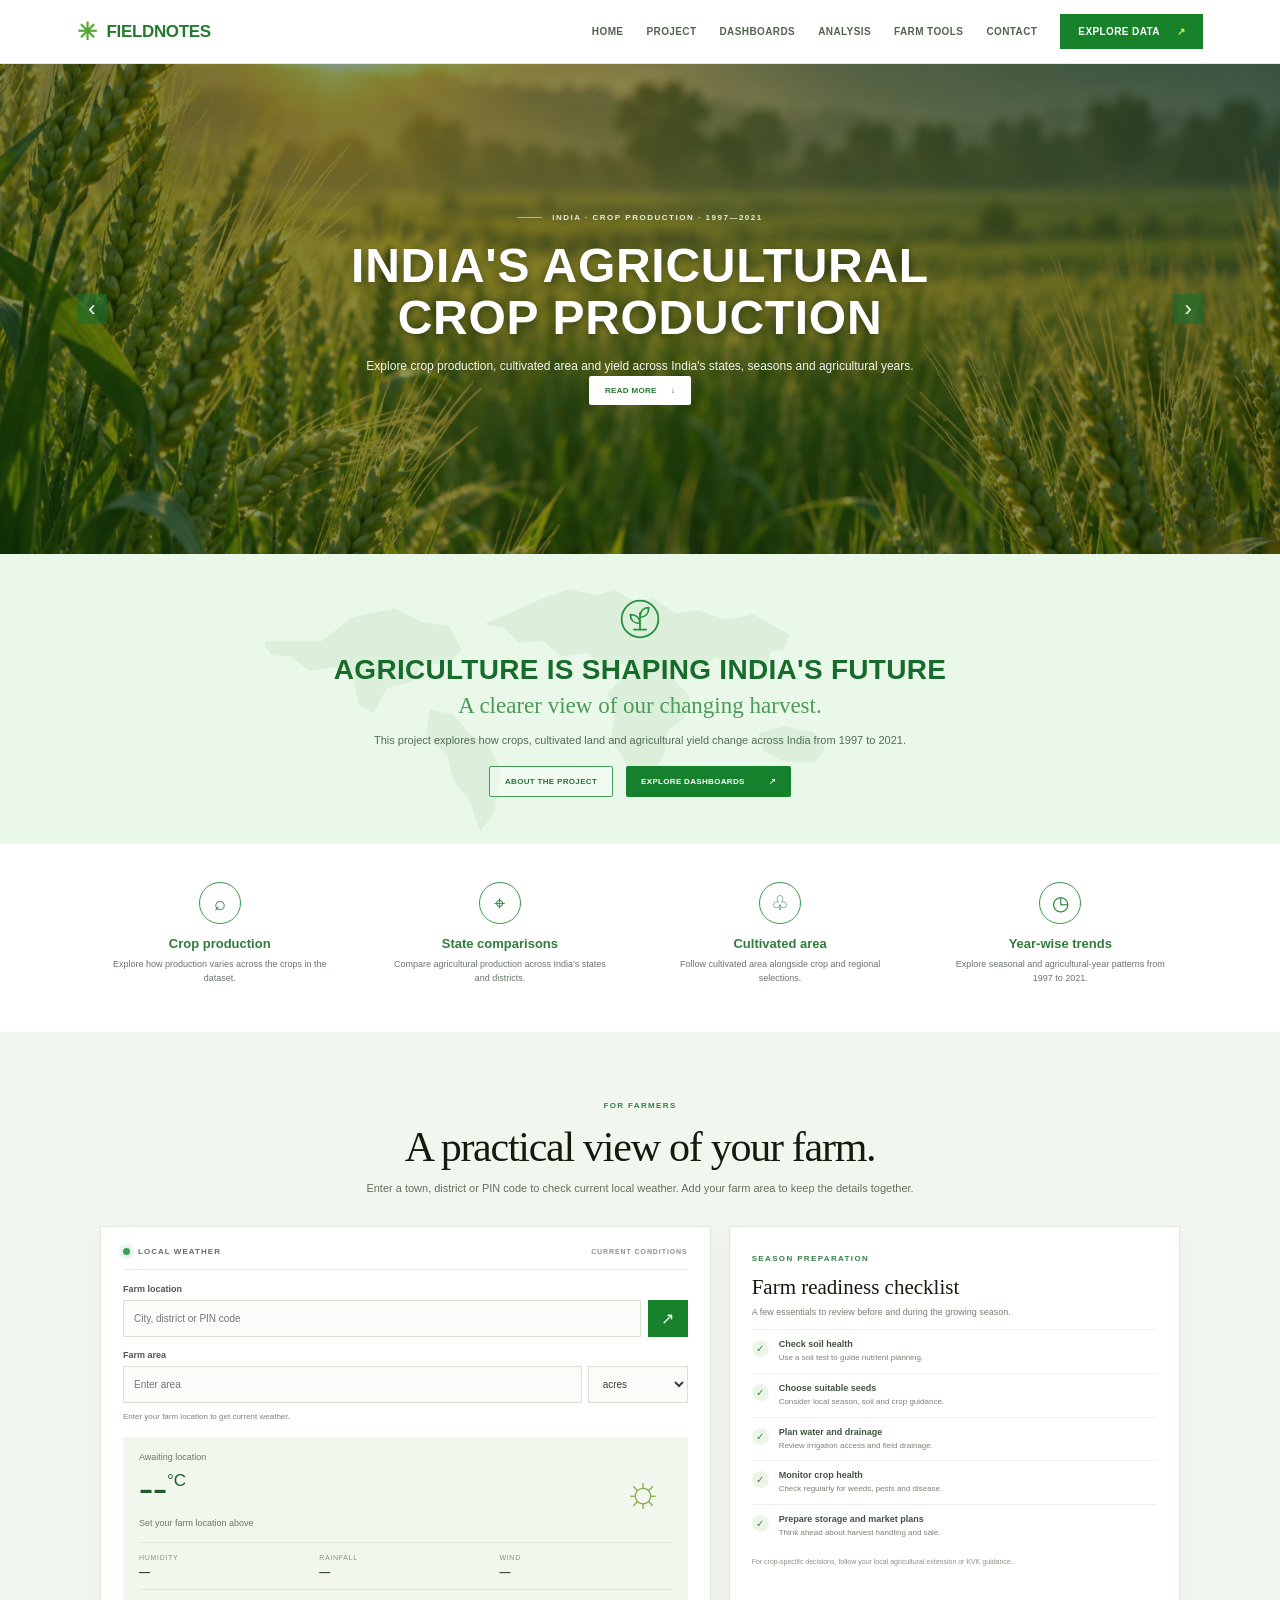
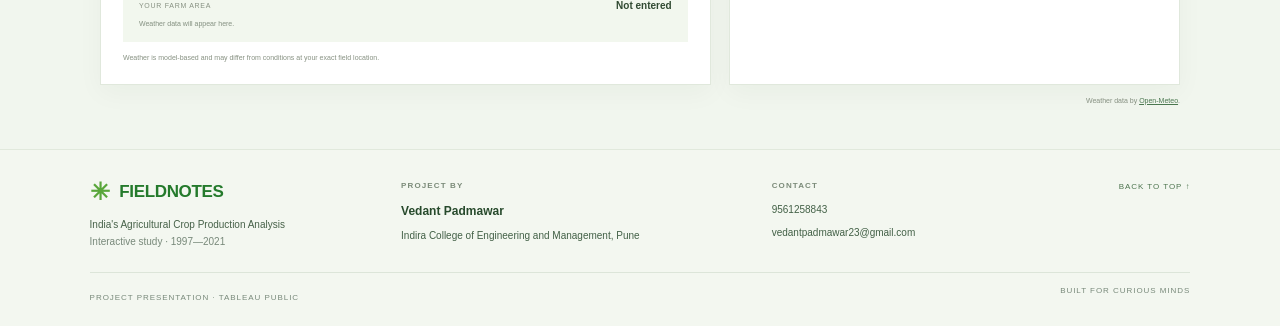
<file: index.html>
<!doctype html>
<html lang="en">
<head>
  <meta charset="utf-8">
  <meta name="viewport" content="width=device-width, initial-scale=1">
  <meta name="theme-color" content="#f4f3e9">
  <meta name="description" content="Explore India's agricultural crop production from 1997 to 2021 through an interactive Tableau dashboard.">
  <title>India Harvest — Crop Production Analysis</title>
  <link rel="preconnect" href="https://fonts.googleapis.com">
  <link rel="preconnect" href="https://fonts.gstatic.com" crossorigin>
  <link href="https://fonts.googleapis.com/css2?family=DM+Sans:wght@400;500;600;700&family=Playfair+Display:wght@500;600;700&display=swap" rel="stylesheet">
  <link rel="stylesheet" href="styles.css">
  <script src="script.js" defer></script>
</head>
<body>
  <header class="site-header">
    <a class="brand" href="#home" aria-label="India Harvest home"><span class="brand-mark">✳</span><span>FIELDNOTES <small>AGRICULTURE / INDIA</small></span></a>
    <button class="menu-toggle" aria-label="Open navigation" aria-expanded="false"><span></span><span></span></button>
    <nav class="nav-links" aria-label="Main navigation">
      <a href="#home">Home</a><a href="#mission">Project</a><a href="dashboard.html">Dashboards</a><a href="#highlights">Analysis</a><a href="#farm-tools">Farm tools</a><a href="#contact">Contact</a><a class="nav-cta" href="dashboard.html">Explore data <span>↗</span></a>
    </nav>
  </header>

  <main>
    <section class="hero" id="home">
      <div class="hero-copy" data-reveal="hero">
        <div class="hero-eyebrow"><span></span> INDIA · CROP PRODUCTION · 1997—2021</div>
        <h1>INDIA'S AGRICULTURAL<br>CROP PRODUCTION</h1>
        <p class="hero-lede">Explore crop production, cultivated area and yield across India's states, seasons and agricultural years.</p>
        <a class="button hero-read-more" href="#mission">READ MORE <span>↓</span></a>
      </div>
      <a class="hero-arrow hero-arrow-left" href="#mission" aria-label="Explore the project">‹</a>
      <a class="hero-arrow hero-arrow-right" href="dashboard.html" aria-label="Open dashboards">›</a>
    </section>

    <section class="mission" id="mission">
      <svg class="world-map" viewBox="0 0 1000 360" aria-hidden="true"><path d="M75 96 116 64l56-12 37 18 36 5 17 31-16 19-35 2-17 23-31 8-18 33-20-10-7-34-25-17-34 5-24-19-26-2-14-18Zm145 91 31 6 20 25 27 16 17 36-10 55-18 24-14-40-22-28-8-34-29-24Zm145-146 41-15 36 9 24-8 25 15 26-4 31 21 29-5 38 13 36-7 48 27-8 21-35 1-16 17-40-9-19 17-34-5-15 22-37-5-17-20-25 4-24-19-34 5-24-21-32 3-20-20-27-5Zm111 105 30-10 36 8 24 24-8 31-21 16-5 34-23 35-17 1-12-29-18-29 5-37-11-24Zm182 72 34-9 39 8 16 22-15 19-39-2-28-14Zm-15-116 17-9 15 11-5 23-16 4-12-14Z"/></svg>
      <div class="mission-inner" data-reveal>
        <div class="mission-symbol" aria-hidden="true"><svg viewBox="0 0 48 48" fill="none"><circle cx="24" cy="24" r="21"/><path d="M24 36V17m0 12c-7 0-11-4-11-10 7 0 11 4 11 10Zm0-7c0-7 4-11 10-11 0 7-4 11-10 11Zm-7 14h14"/></svg></div>
        <h2>AGRICULTURE IS SHAPING INDIA'S FUTURE</h2>
        <p class="mission-subtitle">A clearer view of our changing harvest.</p>
        <p class="mission-copy">This project explores how crops, cultivated land and agricultural yield change across India from 1997 to 2021.</p>
        <div class="mission-actions"><a class="button button-outline" href="#highlights">ABOUT THE PROJECT</a><a class="button button-green" href="dashboard.html">EXPLORE DASHBOARDS <span>↗</span></a></div>
      </div>
    </section>

    <section class="highlights" id="highlights" aria-label="Project analysis areas">
      <article class="highlight" data-reveal><span class="highlight-icon" aria-hidden="true">⌕</span><h3>Crop production</h3><p>Explore how production varies across the crops in the dataset.</p></article>
      <article class="highlight" data-reveal><span class="highlight-icon" aria-hidden="true">⌖</span><h3>State comparisons</h3><p>Compare agricultural production across India's states and districts.</p></article>
      <article class="highlight" data-reveal><span class="highlight-icon" aria-hidden="true">♧</span><h3>Cultivated area</h3><p>Follow cultivated area alongside crop and regional selections.</p></article>
      <article class="highlight" data-reveal><span class="highlight-icon" aria-hidden="true">◷</span><h3>Year-wise trends</h3><p>Explore seasonal and agricultural-year patterns from 1997 to 2021.</p></article>
    </section>

    <section class="farm-tools" id="farm-tools">
      <div class="farm-tools-heading" data-reveal><span class="farm-kicker">FOR FARMERS</span><h2>A practical view of your farm.</h2><p>Enter a town, district or PIN code to check current local weather. Add your farm area to keep the details together.</p></div>
      <div class="farm-tools-grid">
        <div class="farm-weather-card" data-reveal>
          <div class="weather-card-top"><div><span class="live-dot"></span><span class="weather-label">LOCAL WEATHER</span></div><span class="weather-provider">CURRENT CONDITIONS</span></div>
          <form id="farmWeatherForm" class="farm-weather-form">
            <label for="farmLocation">Farm location</label>
            <div class="location-input-row"><input id="farmLocation" name="location" type="search" placeholder="City, district or PIN code" autocomplete="address-level2" required><button type="submit" aria-label="Get current weather">↗</button></div>
            <div class="area-input-row"><label for="farmArea">Farm area</label><div class="area-control"><input id="farmArea" name="area" type="number" min="0" step="0.01" placeholder="Enter area"><select id="farmAreaUnit" aria-label="Farm area unit"><option value="acres">acres</option><option value="hectares">hectares</option></select></div></div>
            <p class="form-hint" id="weatherStatus" aria-live="polite">Enter your farm location to get current weather.</p>
          </form>
          <div class="weather-result" id="weatherResult" aria-live="polite">
            <div class="weather-main"><div><span class="weather-condition" id="weatherCondition">Awaiting location</span><strong class="temperature" id="weatherTemperature">--<sup>°C</sup></strong><span class="weather-place" id="weatherPlace">Set your farm location above</span></div><div class="weather-sun">☼</div></div>
            <div class="weather-metrics"><div><span>HUMIDITY</span><strong id="weatherHumidity">—</strong></div><div><span>RAINFALL</span><strong id="weatherRain">—</strong></div><div><span>WIND</span><strong id="weatherWind">—</strong></div></div>
            <div class="weather-area"><span>YOUR FARM AREA</span><strong id="farmAreaDisplay">Not entered</strong></div>
            <small class="weather-updated" id="weatherUpdated">Weather data will appear here.</small>
          </div>
          <p class="weather-note">Weather is model-based and may differ from conditions at your exact field location.</p>
        </div>
        <div class="farm-checklist" data-reveal>
          <span class="farm-kicker">SEASON PREPARATION</span><h3>Farm readiness checklist</h3><p class="checklist-intro">A few essentials to review before and during the growing season.</p>
          <ul>
            <li><span class="check-icon">✓</span><span><strong>Check soil health</strong><small>Use a soil test to guide nutrient planning.</small></span></li>
            <li><span class="check-icon">✓</span><span><strong>Choose suitable seeds</strong><small>Consider local season, soil and crop guidance.</small></span></li>
            <li><span class="check-icon">✓</span><span><strong>Plan water and drainage</strong><small>Review irrigation access and field drainage.</small></span></li>
            <li><span class="check-icon">✓</span><span><strong>Monitor crop health</strong><small>Check regularly for weeds, pests and disease.</small></span></li>
            <li><span class="check-icon">✓</span><span><strong>Prepare storage and market plans</strong><small>Think ahead about harvest handling and sale.</small></span></li>
          </ul>
          <p class="checklist-note">For crop-specific decisions, follow your local agricultural extension or KVK guidance.</p>
        </div>
      </div>
      <p class="weather-credit">Weather data by <a href="https://open-meteo.com/" target="_blank" rel="noopener">Open-Meteo</a>.</p>
    </section>
  </main>

  <footer class="site-footer" id="contact">
    <div class="footer-details">
      <div class="footer-project"><a class="brand footer-brand" href="#home"><span class="brand-mark">✳</span><span>FIELDNOTES</span></a><p>India's Agricultural Crop Production Analysis<br><span>Interactive study · 1997—2021</span></p></div>
      <div class="footer-column"><span class="footer-label">PROJECT BY</span><strong>Vedant Padmawar</strong><span>Indira College of Engineering and Management, Pune</span></div>
      <div class="footer-column"><span class="footer-label">CONTACT</span><a href="tel:+919561258843">9561258843</a><a href="mailto:vedantpadmawar23@gmail.com">vedantpadmawar23@gmail.com</a></div>
      <a href="#home" class="back-top">BACK TO TOP ↑</a>
    </div>
    <div class="footer-rule"></div><small>PROJECT PRESENTATION · TABLEAU PUBLIC</small><small class="footer-right">BUILT FOR CURIOUS MINDS</small>
  </footer>
</body>
</html>
</file>
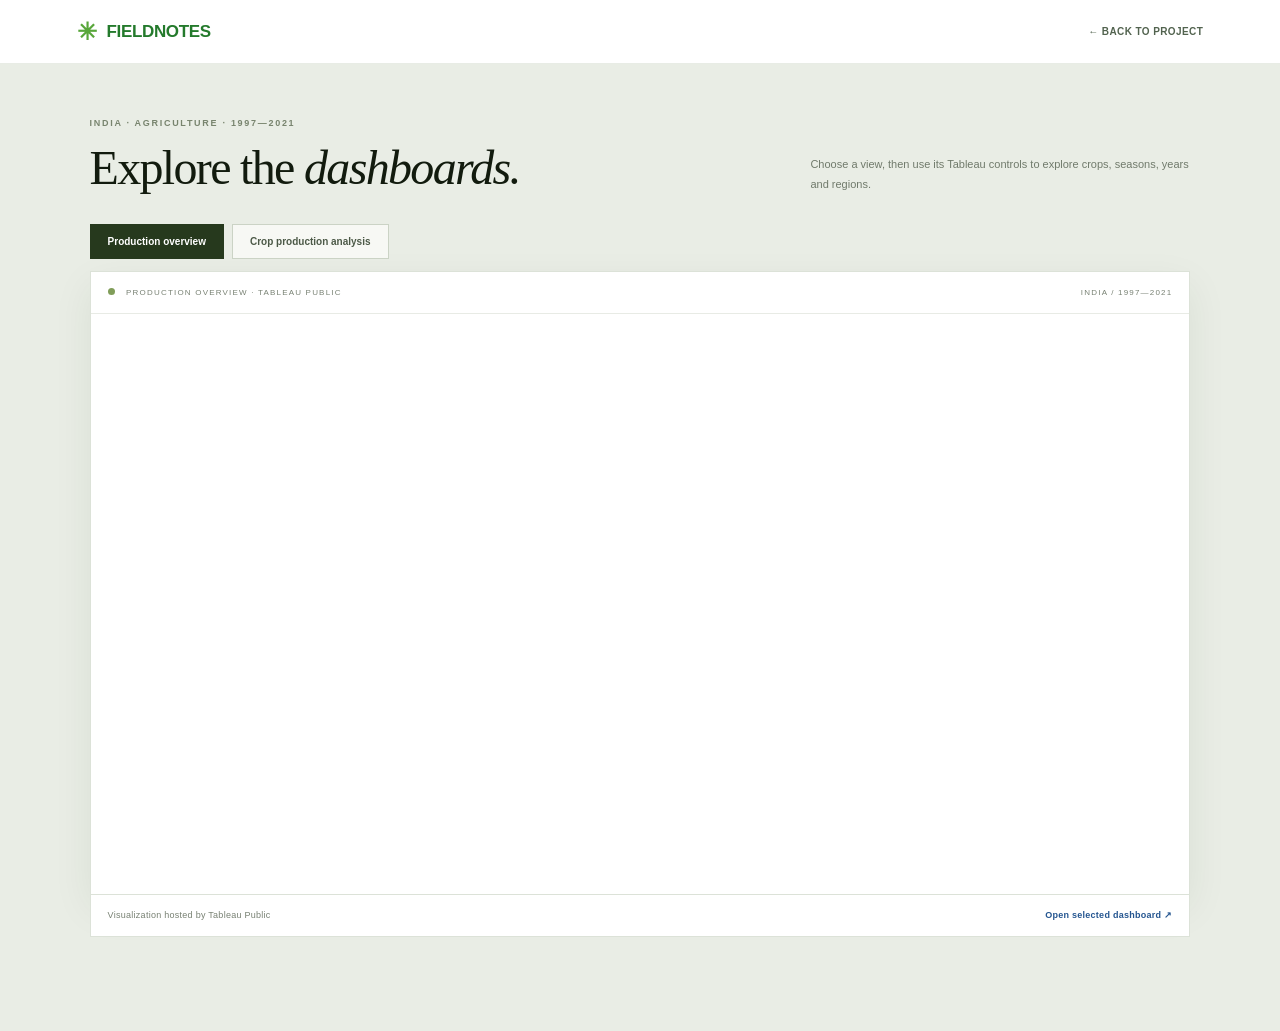
<file: dashboard.html>
<!doctype html>
<html lang="en">
<head>
  <meta charset="utf-8">
  <meta name="viewport" content="width=device-width, initial-scale=1">
  <meta name="theme-color" content="#f5f5f0">
  <meta name="description" content="Explore two interactive Tableau dashboards for India's Agricultural Crop Production Analysis, 1997–2021.">
  <title>Agriculture Dashboards — India Crop Production</title>
  <link rel="stylesheet" href="styles.css">
  <script type="module" src="https://public.tableau.com/javascripts/api/tableau.embedding.3.latest.min.js"></script>
  <script src="script.js" defer></script>
</head>
<body class="dashboard-page">
  <header class="site-header">
    <a class="brand" href="index.html" aria-label="Back to project home"><span class="brand-mark">✳</span><span>FIELDNOTES <small>AGRICULTURE / INDIA</small></span></a>
    <nav class="nav-links" aria-label="Dashboard navigation"><a href="index.html">← Back to project</a></nav>
  </header>
  <main>
    <section class="dashboard-section standalone-dashboard">
      <div class="dashboard-heading"><div><div class="section-kicker">INDIA · AGRICULTURE · 1997—2021</div><h1>Explore the <em>dashboards.</em></h1></div><p>Choose a view, then use its Tableau controls to explore crops, seasons, years and regions.</p></div>
      <div class="dashboard-tabs" role="tablist" aria-label="Agricultural dashboards">
        <button class="dashboard-tab active" id="tab-production" type="button" role="tab" aria-selected="true" aria-controls="panel-production" data-dashboard-tab="panel-production">Production overview</button>
        <button class="dashboard-tab" id="tab-analysis" type="button" role="tab" aria-selected="false" aria-controls="panel-analysis" data-dashboard-tab="panel-analysis">Crop production analysis</button>
      </div>
      <div class="dashboard-frame">
        <section class="dashboard-panel active" id="panel-production" role="tabpanel" aria-labelledby="tab-production">
          <div class="dashboard-topline"><span><i></i> PRODUCTION OVERVIEW · TABLEAU PUBLIC</span><span>INDIA / 1997—2021</span></div>
          <div class="viz-wrap">
            <div class="viz-placeholder" id="placeholder-production" hidden><div class="placeholder-icon">↗</div><h2>Dashboard unavailable</h2><p>The embedded visualization could not be loaded. You can open it directly on Tableau Public.</p><a class="tableau-fallback" href="https://public.tableau.com/views/Agricultural_Crop_Production_Backup/Dashboard1?:showVizHome=no" target="_blank" rel="noopener">Open dashboard on Tableau <span>↗</span></a></div>
            <tableau-viz id="viz-production" src="https://public.tableau.com/views/Agricultural_Crop_Production_Backup/Dashboard1?:showVizHome=no" toolbar="bottom" hide-tabs width="100%" height="850"></tableau-viz>
          </div>
        </section>
        <section class="dashboard-panel" id="panel-analysis" role="tabpanel" aria-labelledby="tab-analysis" hidden>
          <div class="dashboard-topline"><span><i></i> CROP PRODUCTION ANALYSIS · TABLEAU PUBLIC</span><span>INDIA / 1997—2021</span></div>
          <div class="viz-wrap">
            <div class="viz-placeholder" id="placeholder-analysis" hidden><div class="placeholder-icon">↗</div><h2>Dashboard unavailable</h2><p>The embedded visualization could not be loaded. You can open it directly on Tableau Public.</p><a class="tableau-fallback" href="https://public.tableau.com/views/IndiasAgriculturalCropProductionAnalysis_Dashboard/Dashboard1?:showVizHome=no" target="_blank" rel="noopener">Open dashboard on Tableau <span>↗</span></a></div>
            <tableau-viz id="viz-analysis" data-src="https://public.tableau.com/views/IndiasAgriculturalCropProductionAnalysis_Dashboard/Dashboard1?:showVizHome=no" toolbar="bottom" hide-tabs width="100%" height="850"></tableau-viz>
          </div>
        </section>
      </div>
      <div class="dashboard-bottom dashboard-frame-bottom"><span>Visualization hosted by Tableau Public</span><a id="openTableau" href="https://public.tableau.com/views/Agricultural_Crop_Production_Backup/Dashboard1?:showVizHome=no" target="_blank" rel="noopener">Open selected dashboard ↗</a></div>
    </section>
  </main>
</body>
</html>
</file>
<file: styles.css>
:root{--forest:#121b0e;--forest-2:#26391d;--olive:#809d59;--blue:#245590;--blue-2:#3e648a;--cream:#f5f5f0;--paper:#fff;--ink:#20291e;--muted:#697267;--line:#dfe3da;--sans:Arial,Helvetica,sans-serif;--serif:Georgia,"Times New Roman",serif}*{box-sizing:border-box}html{scroll-behavior:smooth;scroll-padding-top:78px}body{margin:0;color:var(--ink);background:var(--cream);font-family:var(--sans);-webkit-font-smoothing:antialiased}a{color:inherit;text-decoration:none}.site-header{height:76px;padding:0 7%;display:flex;align-items:center;justify-content:space-between;background:#f8f9f5;color:var(--forest);position:sticky;top:0;z-index:10;border-bottom:1px solid #e4e7df}.brand{display:flex;gap:10px;align-items:center;font-size:14px;line-height:1;font-weight:700;letter-spacing:.12em}.brand-mark{font-size:24px;color:var(--olive)}.brand small{display:block;font-size:8px;letter-spacing:.18em;color:#858d7f;margin-top:7px;font-weight:600}.nav-links{height:100%;display:flex;align-items:center;gap:30px}.nav-links>a{font-size:12px;font-weight:600;color:#4e5b49}.nav-links>a:hover{color:var(--olive)}.nav-links .nav-cta{padding:12px 16px;border:1px solid #b8c1b0;color:var(--forest)}.nav-cta span{padding-left:14px;color:var(--olive)}.menu-toggle{display:none}.hero{min-height:535px;display:flex;align-items:center;padding:72px 11%;color:#fff;background:linear-gradient(90deg,rgba(11,22,9,.88) 0%,rgba(11,22,9,.72) 43%,rgba(11,22,9,.12) 100%),url("field-hero.png") center 49%/cover no-repeat}.hero-copy{max-width:610px}.hero-eyebrow,.section-kicker{font-size:9px;font-weight:700;letter-spacing:.19em}.hero-eyebrow{display:flex;gap:10px;align-items:center;color:#d0d7c8}.hero-eyebrow span{width:25px;border-top:1px solid #a6bb86}.hero h1{font:500 clamp(43px,5.8vw,73px)/1.04 var(--serif);letter-spacing:-.045em;margin:29px 0 20px;text-shadow:0 2px 14px #0005}.hero h1 em{font-weight:400;color:#c2d09f}.hero-lede{max-width:480px;margin:0;color:#e1e7db;font-size:14px;line-height:1.8}.hero-actions{display:flex;align-items:center;gap:27px;margin-top:29px}.button{display:inline-flex;justify-content:center;align-items:center;gap:24px;padding:15px 18px;border-radius:2px;font-size:10px;font-weight:700;letter-spacing:.04em;transition:background .2s,transform .2s}.button:hover{transform:translateY(-2px)}.button-light{background:#f6f7f1;color:var(--forest)}.button-light:hover{background:#dce5d1}.hero-secondary{font-size:10px;font-weight:700;letter-spacing:.04em;color:#f4f5f0;border-bottom:1px solid #ffffff75;padding-bottom:7px}.hero-secondary span{margin-left:10px;color:#c2d09f}.proof-strip{background:var(--forest);color:white;padding:24px 11%;display:grid;grid-template-columns:repeat(3,1fr);gap:30px}.proof-strip>div{display:flex;flex-direction:column;gap:6px;padding-left:25px;border-left:1px solid #ffffff35}.proof-strip>div:first-child{padding-left:0;border:0}.proof-strip strong{font:500 19px var(--serif);color:#f4f5ed}.proof-strip span{font-size:8px;letter-spacing:.17em;color:#bac5af}.section-pad{padding:94px 9%}.about{background:#f4f5f0}.about-intro{max-width:680px;margin:0 auto 38px;text-align:center}.section-kicker{color:#78846e}.section-kicker span{color:var(--blue-2);margin-left:8px}.about-intro h2{font:500 clamp(33px,4.2vw,49px)/1.13 var(--serif);letter-spacing:-.04em;margin:16px 0;color:var(--forest)}.about-intro>p{font-size:13px;line-height:1.8;color:#697267;margin:0}.about-cards{max-width:1060px;margin:0 auto;display:grid;grid-template-columns:repeat(3,minmax(0,1fr));gap:17px}.about-card{position:relative;background:white;border:1px solid #e6e9e1;padding:24px 23px 22px;min-height:220px;box-shadow:0 10px 30px #17201208}.card-symbol{display:inline-grid;place-items:center;width:36px;height:36px;background:#eef2e8;color:var(--olive);font-size:18px;margin-bottom:19px}.card-label{float:right;font-size:8px;letter-spacing:.12em;color:#9aa292;padding-top:12px}.about-card h3{font:500 20px var(--serif);color:var(--forest);margin:0 0 10px}.about-card p{font-size:11px;line-height:1.75;color:#747c70;margin:0 0 16px}.about-card>a{font-size:9px;font-weight:700;color:var(--blue)}.about-card>a span{margin-left:7px}.dashboard-section{padding:82px 7% 94px;background:#e9ede5}.dashboard-heading{max-width:1190px;margin:0 auto 29px;display:flex;justify-content:space-between;align-items:end;gap:24px}.dashboard-heading h2,.explore h2{font:500 clamp(34px,4vw,48px)/1.1 var(--serif);letter-spacing:-.035em;color:var(--forest);margin:14px 0 0}.dashboard-heading h2 em,.explore h2 em{font-weight:400;color:var(--olive)}.dashboard-heading>p{max-width:380px;color:#707a6b;font-size:11px;line-height:1.8;margin:0}.dashboard-frame{max-width:1190px;margin:auto;background:white;border:1px solid #dce2d8;box-shadow:0 14px 38px #23351e12}.dashboard-topline,.dashboard-bottom{height:42px;padding:0 17px;display:flex;align-items:center;justify-content:space-between;color:#788173;font-size:8px;letter-spacing:.15em}.dashboard-topline{border-bottom:1px solid #e8ebe5}.dashboard-topline i{display:inline-block;width:7px;height:7px;border-radius:50%;background:var(--olive);margin-right:8px}.viz-wrap{position:relative;min-height:580px}.viz-wrap tableau-viz{display:block;width:100%;min-height:580px}.viz-placeholder{min-height:560px;display:flex;flex-direction:column;align-items:center;justify-content:center;text-align:center;padding:35px}.viz-placeholder[hidden]{display:none}.viz-placeholder h3{font:500 24px var(--serif);color:var(--forest);margin:17px 0 6px}.viz-placeholder p{max-width:390px;line-height:1.7;color:var(--muted);font-size:12px}.dashboard-bottom{border-top:1px solid #e8ebe5;letter-spacing:.03em;font-size:9px}.dashboard-bottom a{color:var(--blue);font-weight:700}.explore{background:#fff}.explore>.section-kicker,.explore-heading,.topic-grid,.insights-note{max-width:1060px;margin-left:auto;margin-right:auto}.explore-heading{display:flex;justify-content:space-between;align-items:end;gap:24px;margin-top:16px;margin-bottom:30px}.explore-heading p{max-width:390px;font-size:11px;line-height:1.8;color:#707a6b;margin:0}.topic-grid{display:grid;grid-template-columns:repeat(4,1fr);border-top:1px solid var(--line);border-bottom:1px solid var(--line)}.topic-card{position:relative;padding:21px 17px 25px;min-height:176px;border-right:1px solid var(--line)}.topic-card:last-child{border:0}.topic-index{font-size:8px;letter-spacing:.14em;color:#889083}.topic-icon{height:43px;padding-top:14px;font-size:20px;color:var(--olive)}.topic-card h3{font:500 17px var(--serif);color:var(--forest);margin:7px 0}.topic-card p{font-size:10px;line-height:1.7;color:#707a6b;margin:0}.topic-arrow{position:absolute;right:15px;bottom:12px;color:var(--blue)}.insights-note{font-size:9px;color:#8a9285;margin-top:15px}.closing-band{background:var(--forest);color:white;min-height:170px;padding:36px 11%;display:flex;align-items:center;gap:22px}.closing-mark{font-size:35px;color:#a2b77e}.closing-band p{font:500 26px/1.35 var(--serif);margin:0 auto 0 0}.closing-band em{font-weight:400;color:#c2d09f}.closing-band .button{background:#f6f7f1;color:var(--forest)}.site-footer{padding:28px 7%;background:#0d160b;color:white;display:grid;grid-template-columns:1.2fr 2fr 1fr;align-items:center;gap:18px}.footer-brand{font-size:12px;color:#f3f4ef}.site-footer>p{font-size:10px;line-height:1.7;margin:0;color:#dce2d6}.site-footer>p span{color:#9aa692}.back-top{justify-self:end;font-size:8px;letter-spacing:.12em}.footer-rule{grid-column:1/-1;border-top:1px solid #ffffff2d;margin-top:2px}.site-footer small{font-size:8px;letter-spacing:.12em;color:#9aa692}.footer-right{justify-self:end}
@media(max-width:760px){.site-header{padding:0 5%}.nav-links{gap:17px}.nav-links>a{font-size:10px}.hero{min-height:470px;padding:60px 8%;background-position:58% center}.proof-strip{padding:22px 7%;gap:14px}.proof-strip>div{padding-left:14px}.proof-strip strong{font-size:16px}.section-pad{padding:68px 6%}.about-cards{gap:12px}.about-card{padding:19px 15px;min-height:230px}.about-card h3{font-size:17px}.dashboard-section{padding:65px 4%}.dashboard-heading{align-items:start;flex-direction:column}.topic-grid{grid-template-columns:repeat(2,1fr)}.topic-card:nth-child(2){border-right:0}.topic-card:nth-child(-n+2){border-bottom:1px solid var(--line)}}
@media(max-width:540px){.site-header{height:66px}.brand{font-size:11px;gap:7px}.brand-mark{font-size:20px}.brand small{font-size:7px}.menu-toggle{display:flex;flex-direction:column;gap:5px;background:none;border:0;padding:8px}.menu-toggle span{width:21px;height:1px;background:var(--forest)}.nav-links{display:none;position:absolute;top:65px;left:0;right:0;height:auto;padding:10px 6% 18px;background:#f8f9f5;border-bottom:1px solid var(--line);align-items:stretch;flex-direction:column;gap:0}.nav-links.open{display:flex}.nav-links>a{padding:12px 0;font-size:12px}.nav-links .nav-cta{text-align:center;margin-top:7px}.hero{min-height:470px;padding:50px 7%;background-position:62% center}.hero h1{font-size:46px}.hero-lede{font-size:12px}.hero-actions{align-items:flex-start;flex-direction:column;gap:17px}.proof-strip{grid-template-columns:1fr;gap:12px;padding:19px 7%}.proof-strip>div,.proof-strip>div:first-child{border-left:1px solid #ffffff35;padding-left:13px}.proof-strip strong{font-size:15px}.proof-strip span{font-size:7px}.about-intro h2{font-size:34px}.about-intro>p{font-size:11px}.about-cards{grid-template-columns:1fr}.about-card{min-height:0;padding:20px}.dashboard-heading h2,.explore h2{font-size:35px}.dashboard-heading>p,.explore-heading p{font-size:10px}.dashboard-topline,.dashboard-bottom{padding:0 10px;font-size:7px}.viz-wrap{min-height:500px}.viz-wrap tableau-viz{min-height:500px}.viz-placeholder{min-height:480px}.explore-heading{display:block}.explore-heading p{margin-top:13px}.topic-card{padding:15px 10px;min-height:180px}.topic-card h3{font-size:15px}.topic-card p{font-size:9px}.closing-band{padding:25px 7%;flex-wrap:wrap}.closing-band p{font-size:22px;flex:1}.closing-band .button{margin-left:auto}.site-footer{grid-template-columns:1fr 1fr;padding:22px 6%;gap:12px}.site-footer>p{grid-column:1/-1;grid-row:2}.back-top{grid-column:2;grid-row:1}.site-footer small{font-size:7px}}
@media(prefers-reduced-motion:reduce){html{scroll-behavior:auto}*,*::before,*::after{transition:none!important}}

/* Quiet motion: cinematic hero drift, scroll reveals, and responsive hover feedback. */
.hero{position:relative;isolation:isolate;overflow:hidden;background:none}
.hero::before,.hero::after{content:"";position:absolute;inset:0;pointer-events:none}
.hero::before{z-index:-2;background:url("wheat-hero.png") center 49%/cover no-repeat;animation:hero-drift 26s ease-in-out infinite alternate;will-change:transform}
.hero::after{z-index:-1;background:linear-gradient(90deg,rgba(11,22,9,.9) 0%,rgba(11,22,9,.72) 43%,rgba(11,22,9,.18) 100%)}
.hero-copy{position:relative;z-index:1;animation:hero-intro .85s cubic-bezier(.2,.7,.25,1) both}
.nav-links>a:not(.nav-cta){position:relative}
.nav-links>a:not(.nav-cta)::after{content:"";position:absolute;left:0;right:100%;bottom:-7px;height:1px;background:var(--olive);transition:right .22s ease}
.nav-links>a:not(.nav-cta):hover::after{right:0}
.about-card,.topic-card{transition:transform .25s ease,box-shadow .25s ease,border-color .25s ease}
.about-card:hover{transform:translateY(-5px);box-shadow:0 15px 32px #17201216;border-color:#cbd5c0}
.topic-card:hover{background:#f6f8f3}
.about-card>a span,.topic-arrow{transition:transform .2s ease;display:inline-block}
.about-card>a:hover span,.topic-card:hover .topic-arrow{transform:translate(3px,-2px)}
.motion-ready [data-reveal]{opacity:0;transform:translateY(18px);transition:opacity .65s ease,transform .65s cubic-bezier(.2,.7,.25,1)}
.motion-ready [data-reveal].is-visible{opacity:1;transform:translateY(0)}
.about-card:nth-child(2),.topic-card:nth-child(2){transition-delay:.08s}
.about-card:nth-child(3),.topic-card:nth-child(3){transition-delay:.16s}
.topic-card:nth-child(4){transition-delay:.24s}
@keyframes hero-drift{from{transform:scale(1.02) translateX(0)}to{transform:scale(1.075) translateX(-.8%)}}
@keyframes hero-intro{from{opacity:0;transform:translateY(15px)}to{opacity:1;transform:translateY(0)}}
@media(prefers-reduced-motion:reduce){.hero::before,.hero-copy{animation:none!important}.motion-ready [data-reveal]{opacity:1!important;transform:none!important;transition:none!important}.about-card,.topic-card,.nav-links>a:not(.nav-cta)::after{transition:none!important}}
.dashboard-heading h1{font:500 clamp(34px,4vw,48px)/1.1 var(--serif);letter-spacing:-.035em;color:var(--forest);margin:14px 0 0}
.standalone-dashboard{min-height:calc(100vh - 76px);padding-top:54px}
.standalone-dashboard .dashboard-frame{max-width:1320px}
.tableau-fallback{font-size:11px;font-weight:700;color:var(--blue);margin-top:12px}
.tableau-fallback span{margin-left:7px}
.dashboard-tabs{max-width:1320px;margin:0 auto 12px;display:flex;gap:8px;flex-wrap:wrap}
.dashboard-tab{appearance:none;border:1px solid #cbd3c5;background:#f7f8f4;color:#4c5947;padding:11px 17px;font:600 10px var(--sans);cursor:pointer;transition:background .2s,color .2s,border-color .2s}
.dashboard-tab:hover{border-color:var(--olive)}
.dashboard-tab.active{background:var(--forest-2);color:#fff;border-color:var(--forest-2)}
.dashboard-panel[hidden]{display:none}
.dashboard-frame-bottom{max-width:1320px;margin:0 auto;background:#fff;border:1px solid #dce2d8;border-top:0}
@media(max-width:540px){.dashboard-heading h1{font-size:35px}.standalone-dashboard{padding-top:36px}}

/* Homepage layout inspired by the user's eco-agriculture reference. */
.site-header{height:64px;padding:0 6%;background:#fff;border-bottom-color:#e8ece5}
.brand{color:#247a2c;letter-spacing:-.02em;font-size:17px}
.brand-mark{color:#58a63a}
.brand small{display:none}
.nav-links{gap:23px}
.nav-links>a{font-size:10px;text-transform:uppercase;letter-spacing:.04em;color:#52634f}
.nav-links .nav-cta{background:#18822a;color:#fff;border:0;padding:12px 18px}
.nav-cta span{color:#d4f15b}
.hero{height:clamp(320px,39vw,490px);min-height:320px;justify-content:center;text-align:center;padding:44px 8%;background:none}
.hero::before{background-image:url("wheat-hero.png");background-position:center 51%;animation:hero-drift 30s ease-in-out infinite alternate}
.hero::after{background:linear-gradient(90deg,rgba(20,55,12,.56),rgba(24,65,13,.5) 50%,rgba(17,52,12,.56))}
.hero-copy{max-width:760px}
.hero-eyebrow{justify-content:center;font-size:8px;color:#e2efd7}
.hero h1{font:700 clamp(28px,4.3vw,48px)/1.1 var(--sans);letter-spacing:.015em;margin:18px 0 12px;color:white;text-shadow:0 2px 8px #101c0d75}
.hero h1 em{color:#fff}
.hero-lede{max-width:560px;margin:0 auto;color:#f2f5ed;font-size:12px;line-height:1.6}
.hero-actions{justify-content:center;margin-top:17px}
.hero-read-more{background:#fff;color:#247a2c;padding:10px 16px;font-size:8px;min-width:0;gap:14px}
.hero-read-more:hover{background:#e9f6df}
.hero-arrow{position:absolute;top:50%;transform:translateY(-50%);z-index:2;width:30px;height:30px;display:grid;place-items:center;background:#1d6e2caa;color:#fff;font:22px/1 var(--sans);transition:background .2s}
.hero-arrow:hover{background:#174d22}
.hero-arrow-left{left:6%}.hero-arrow-right{right:6%}
.mission{position:relative;overflow:hidden;min-height:290px;padding:39px 7% 42px;display:flex;justify-content:center;align-items:center;text-align:center;background:#e9f8e9}
.world-map{position:absolute;width:min(750px,88vw);height:auto;left:50%;top:50%;transform:translate(-50%,-48%);fill:#81b585;opacity:.13;pointer-events:none}
.mission-inner{position:relative;z-index:1;max-width:760px}
.mission-symbol{width:42px;height:42px;margin:0 auto 13px;color:#24903b}
.mission-symbol svg{width:100%;height:100%;stroke:currentColor;stroke-width:2;stroke-linecap:round;stroke-linejoin:round}
.mission h2{font:700 clamp(19px,2.6vw,28px)/1.2 var(--sans);color:#176c2c;text-transform:uppercase;letter-spacing:.01em;margin:0 0 5px}
.mission-subtitle{font:400 clamp(17px,2.2vw,23px)/1.25 var(--serif);color:#4c9a59;margin:0 0 10px}
.mission-copy{max-width:560px;margin:0 auto;color:#536c55;font-size:11px;line-height:1.65}
.mission-actions{display:flex;justify-content:center;gap:13px;margin-top:17px}
.mission-actions .button{min-width:106px;padding:10px 15px;font-size:8px}
.button-outline{border:1px solid #479b56;color:#27783a;background:#ffffff68}
.button-outline:hover{background:#fff}
.button-green{background:#16812c;color:#fff}
.button-green:hover{background:#0e6722}
.highlights{padding:38px 7% 46px;background:#fff;display:grid;grid-template-columns:repeat(4,minmax(0,1fr));gap:20px}
.highlight{text-align:center;max-width:230px;margin:0 auto;padding:0 8px}
.highlight-icon{width:42px;height:42px;border:1.5px solid #3a9b4a;border-radius:50%;display:grid;place-items:center;margin:0 auto 12px;color:#248139;font-size:20px;transition:transform .25s,background .25s,color .25s}
.highlight:hover .highlight-icon{transform:translateY(-3px);background:#248139;color:#fff}
.highlight h3{font:600 13px var(--sans);color:#317b3c;margin:0 0 7px}
.highlight p{font-size:9px;line-height:1.55;color:#687467;margin:0}
.site-footer{background:#f3f7f0;color:#28412a;border-top:1px solid #e1e9dc;padding:23px 6%}
.site-footer>p{color:#466148}.site-footer>p span,.site-footer small{color:#78897a}.footer-brand{color:#247a2c}.back-top{color:#4d754f}
.footer-rule{border-color:#dce5d9}
@media(max-width:760px){.site-header{padding:0 4%}.nav-links{gap:14px}.nav-links>a{font-size:9px}.hero{height:365px;min-height:365px;padding:35px 8%}.hero h1{font-size:clamp(27px,5.4vw,38px)}.mission{min-height:270px}.highlights{padding:32px 5%;gap:16px}.highlight h3{font-size:12px}}
@media(max-width:540px){.site-header{height:60px}.brand{font-size:14px}.menu-toggle span{background:#247a2c}.nav-links{top:59px;background:white}.nav-links>a{font-size:10px}.nav-links .nav-cta{margin-top:6px}.hero{height:350px;min-height:350px;background-position:60% center}.hero::before{background-position:60% center}.hero-eyebrow{font-size:7px}.hero h1{font-size:27px;letter-spacing:0}.hero-lede{font-size:10px}.hero-arrow{width:25px;height:25px;font-size:19px}.hero-arrow-left{left:3%}.hero-arrow-right{right:3%}.mission{min-height:280px;padding:32px 7%}.mission h2{font-size:19px}.mission-copy{font-size:10px}.highlights{grid-template-columns:repeat(2,minmax(0,1fr));row-gap:25px;padding:28px 6%}.highlight{padding:0 4px}.highlight p{font-size:9px}.site-footer{grid-template-columns:1fr 1fr}.site-footer>p{grid-column:1/-1;grid-row:2}}
.site-footer{display:block;padding:30px 7% 22px}
.footer-details{display:grid;grid-template-columns:1.2fr 1.45fr 1.35fr auto;gap:28px;align-items:start;padding-bottom:22px}
.footer-project .brand{display:inline-flex;margin-bottom:12px}
.footer-project>p{font-size:10px;line-height:1.7;margin:0;color:#466148}
.footer-project>p span{color:#78897a}
.footer-column{display:flex;flex-direction:column;gap:8px;font-size:10px;line-height:1.5;color:#426046}
.footer-column strong{font-size:12px;color:#274a2c}
.footer-column a:hover{color:#17802b;text-decoration:underline}
.footer-label{font-size:8px;letter-spacing:.14em;font-weight:700;color:#7b8b79;margin-bottom:2px}
.footer-details .back-top{padding-top:2px}
.site-footer .footer-rule{margin:0 0 13px;border-color:#dce5d9}
.site-footer small{display:inline-block}
.site-footer .footer-right{float:right}
@media(max-width:760px){.footer-details{grid-template-columns:1fr 1fr;gap:22px}.footer-details .back-top{justify-self:start;grid-column:2;grid-row:1}}
@media(max-width:540px){.footer-details{grid-template-columns:1fr;gap:20px}.footer-details .back-top{grid-column:1;grid-row:auto}.site-footer small{font-size:7px}.site-footer .footer-right{float:right}}
.farm-tools{background:#f1f6ee;padding:62px 7% 45px}
.farm-tools-heading{max-width:760px;margin:0 auto 28px;text-align:center}
.farm-kicker{font-size:8px;font-weight:700;letter-spacing:.17em;color:#378248}
.farm-tools-heading h2{font:500 clamp(30px,3.5vw,42px)/1.13 var(--serif);letter-spacing:-.03em;color:var(--forest);margin:12px 0 8px}
.farm-tools-heading>p{max-width:580px;margin:0 auto;color:#637160;font-size:11px;line-height:1.7}
.farm-tools-grid{max-width:1080px;margin:0 auto;display:grid;grid-template-columns:1.15fr .85fr;gap:18px;align-items:stretch}
.farm-weather-card,.farm-checklist{background:#fff;border:1px solid #e0e8dc;box-shadow:0 8px 25px #1c3b1e0a;padding:20px 22px}
.weather-card-top{display:flex;justify-content:space-between;align-items:center;padding-bottom:13px;border-bottom:1px solid #e9eee7}
.weather-card-top>div{display:flex;align-items:center;gap:8px}.live-dot{width:7px;height:7px;border-radius:50%;background:#36a253;box-shadow:0 0 0 4px #36a2531b}
.weather-label,.weather-provider{font-size:8px;letter-spacing:.13em;font-weight:700;color:#62705e}.weather-provider{font-size:7px;color:#8b9588}
.farm-weather-form{padding:14px 0 5px}.farm-weather-form>label,.area-input-row>label{display:block;color:#4c594a;font-size:9px;font-weight:700;margin-bottom:6px}
.location-input-row{display:flex;gap:7px}.location-input-row input,.area-control input,.area-control select{min-width:0;height:37px;border:1px solid #d9e1d5;background:#fbfcfa;padding:0 10px;color:#344333;font:10px var(--sans);outline:none}.location-input-row input:focus,.area-control input:focus,.area-control select:focus{border-color:#4b9a58;box-shadow:0 0 0 3px #4b9a5816}.location-input-row input{flex:1}.location-input-row button{height:37px;width:40px;border:0;background:#18812c;color:#fff;font-size:16px;cursor:pointer}.location-input-row button:hover{background:#116b24}.location-input-row button:disabled{opacity:.55;cursor:wait}
.area-input-row{margin-top:13px}.area-control{display:flex;gap:6px}.area-control input{flex:1}.area-control select{width:100px}.form-hint{min-height:14px;margin:8px 0 0;font-size:8px;line-height:1.5;color:#788475}
.weather-result{background:#f2f7ee;padding:15px 16px;margin-top:7px}.weather-main{display:flex;justify-content:space-between;align-items:center}.weather-condition{display:block;color:#6a7965;font-size:9px}.temperature{display:block;color:#215b2b;font:500 42px/1.05 var(--serif);margin:3px 0}.temperature sup{font:400 17px var(--sans);vertical-align:super}.weather-place{font-size:9px;color:#687666}.weather-sun{font-size:43px;color:#89ae52;padding:0 9px}.weather-metrics{display:grid;grid-template-columns:repeat(3,1fr);gap:8px;border-top:1px solid #dfe8da;margin-top:12px;padding-top:11px}.weather-metrics>div{display:flex;flex-direction:column;gap:5px}.weather-metrics span,.weather-area span{font-size:7px;letter-spacing:.1em;color:#879182}.weather-metrics strong{font-size:11px;color:#314a32}.weather-area{border-top:1px solid #dfe8da;margin-top:11px;padding-top:10px;display:flex;justify-content:space-between;align-items:center;gap:8px}.weather-area strong{font-size:10px;color:#314a32}.weather-updated{display:block;color:#849080;font-size:7px;margin-top:9px}.weather-note{font-size:7px;line-height:1.5;color:#879182;margin:11px 0 0}
.farm-checklist h3{font:500 21px var(--serif);color:var(--forest);margin:10px 0 5px}.checklist-intro{font-size:9px;line-height:1.6;color:#748071;margin:0 0 10px}.farm-checklist ul{list-style:none;margin:0;padding:0}.farm-checklist li{display:flex;gap:10px;align-items:flex-start;padding:9px 0;border-top:1px solid #edf0ea}.check-icon{width:17px;height:17px;flex:0 0 17px;display:grid;place-items:center;border-radius:50%;background:#edf5e8;color:#368047;font-size:10px;margin-top:1px}.farm-checklist li strong{display:block;font-size:9px;color:#41533f}.farm-checklist li small{display:block;color:#788474;font-size:8px;line-height:1.45;margin-top:3px}.checklist-note{margin:10px 0 0;color:#899285;font-size:7px;line-height:1.5}.weather-credit{max-width:1080px;margin:12px auto 0;text-align:right;font-size:7px;color:#879182}.weather-credit a{color:#4b7850;text-decoration:underline}
@media(max-width:760px){.farm-tools{padding:52px 5% 36px}.farm-tools-grid{grid-template-columns:1fr;max-width:560px}.farm-tools-heading h2{font-size:34px}}
@media(max-width:540px){.nav-links{max-height:calc(100vh - 60px);overflow:auto}.farm-tools{padding:44px 5% 30px}.farm-weather-card,.farm-checklist{padding:17px 15px}.weather-provider{font-size:6px}.weather-metrics span,.weather-area span{font-size:6px}.weather-metrics strong{font-size:10px}}
</file>
